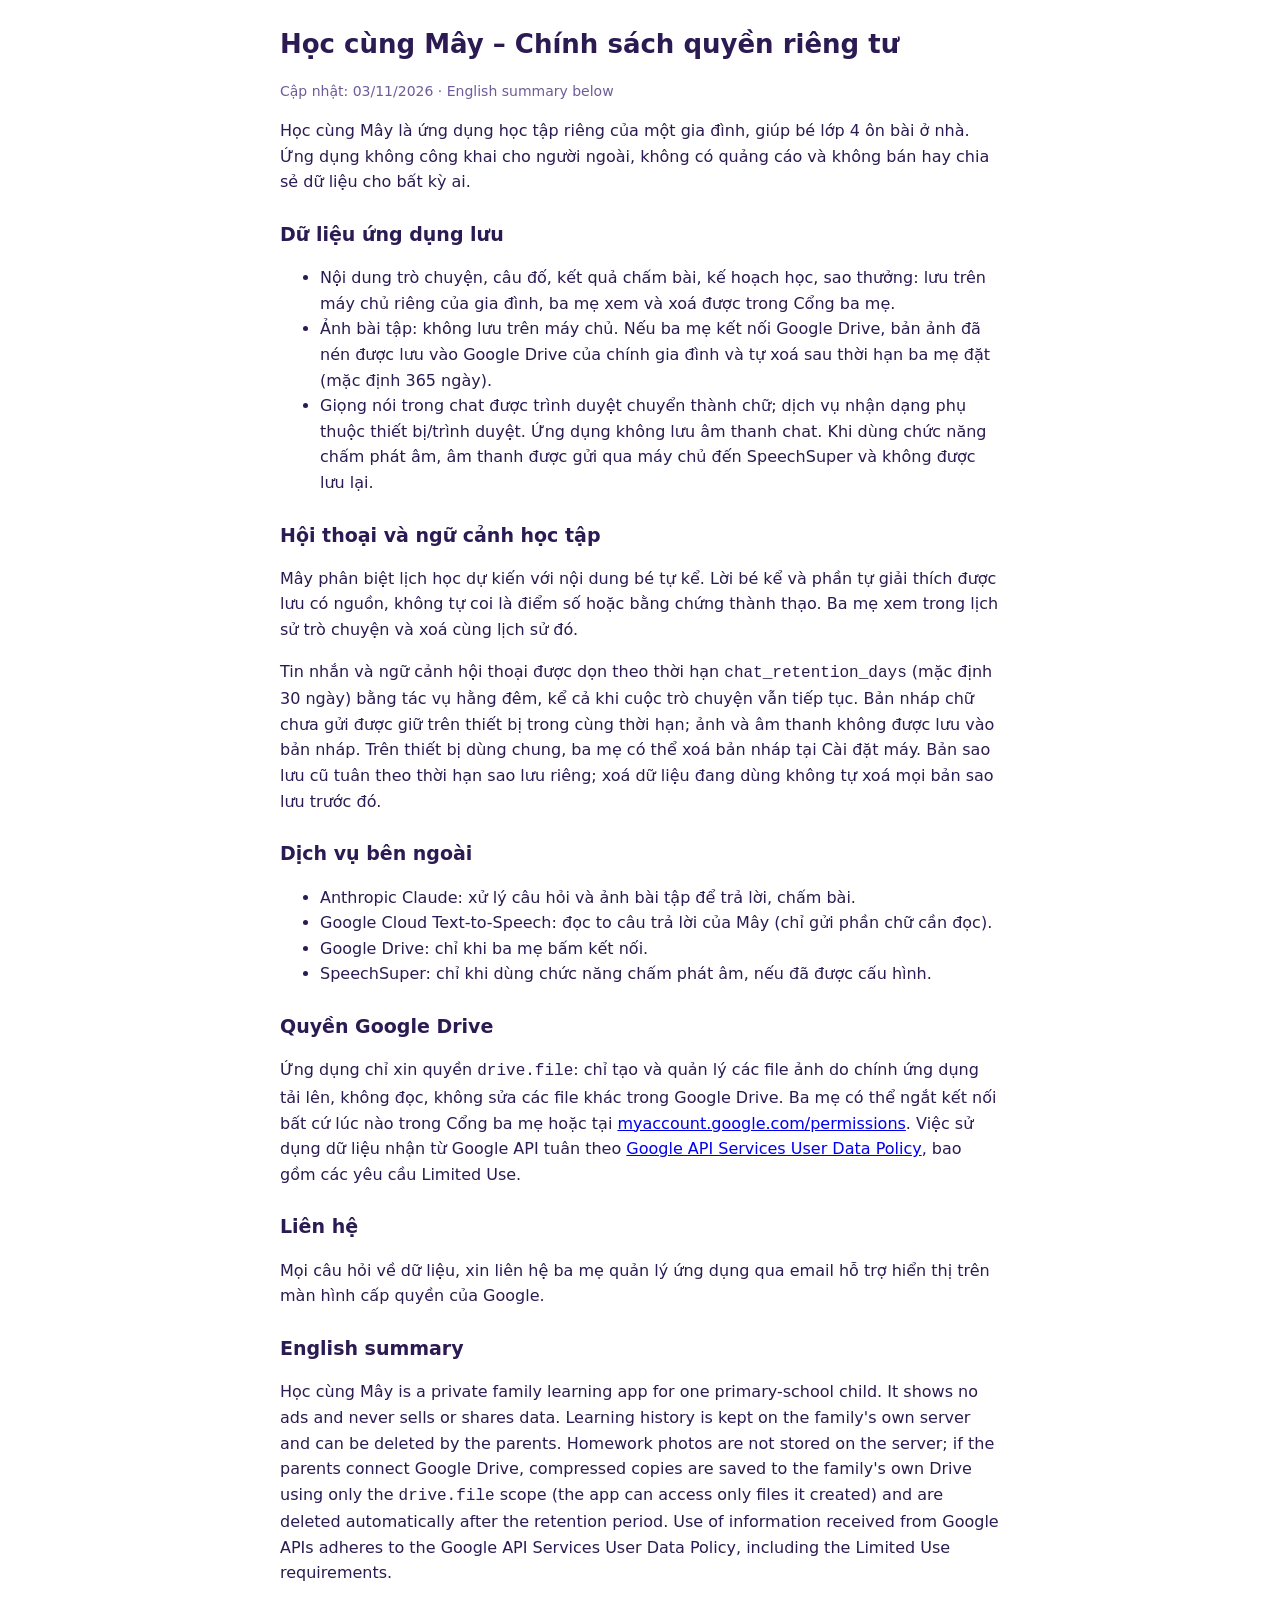
<file: public/privacy.html>
<!doctype html>
<html lang="vi">
<head>
<meta charset="utf-8">
<meta name="viewport" content="width=device-width, initial-scale=1">
<title>Học cùng Mây – Quyền riêng tư</title>
<style>
  body{font-family:system-ui,-apple-system,"Segoe UI",sans-serif;max-width:720px;margin:0 auto;padding:24px 16px;line-height:1.6;color:#2b1b52;background:#fff}
  h1{font-size:26px;margin:0 0 8px} h2{font-size:19px;margin:24px 0 6px} p,li{font-size:16px} .muted{color:#6e5c99;font-size:14px}
</style>
</head>
<body>
<h1>Học cùng Mây – Chính sách quyền riêng tư</h1>
<p class="muted">Cập nhật: 03/11/2026 · English summary below</p>

<p>Học cùng Mây là ứng dụng học tập riêng của một gia đình, giúp bé lớp 4 ôn bài ở nhà. Ứng dụng không công khai cho người ngoài,
không có quảng cáo và không bán hay chia sẻ dữ liệu cho bất kỳ ai.</p>

<h2>Dữ liệu ứng dụng lưu</h2>
<ul>
  <li>Nội dung trò chuyện, câu đố, kết quả chấm bài, kế hoạch học, sao thưởng: lưu trên máy chủ riêng của gia đình, ba mẹ xem và xoá được trong Cổng ba mẹ.</li>
  <li>Ảnh bài tập: không lưu trên máy chủ. Nếu ba mẹ kết nối Google Drive, bản ảnh đã nén được lưu vào Google Drive của chính gia đình và tự xoá sau thời hạn ba mẹ đặt (mặc định 365 ngày).</li>
  <li>Giọng nói trong chat được trình duyệt chuyển thành chữ; dịch vụ nhận dạng phụ thuộc thiết bị/trình duyệt. Ứng dụng không lưu âm thanh chat. Khi dùng chức năng chấm phát âm, âm thanh được gửi qua máy chủ đến SpeechSuper và không được lưu lại.</li>
</ul>

<h2>Hội thoại và ngữ cảnh học tập</h2>
<p>Mây phân biệt lịch học dự kiến với nội dung bé tự kể. Lời bé kể và phần tự giải thích được lưu có nguồn, không tự coi là điểm số hoặc bằng chứng thành thạo. Ba mẹ xem trong lịch sử trò chuyện và xoá cùng lịch sử đó.</p>
<p>Tin nhắn và ngữ cảnh hội thoại được dọn theo thời hạn <code>chat_retention_days</code> (mặc định 30 ngày) bằng tác vụ hằng đêm, kể cả khi cuộc trò chuyện vẫn tiếp tục. Bản nháp chữ chưa gửi được giữ trên thiết bị trong cùng thời hạn; ảnh và âm thanh không được lưu vào bản nháp. Trên thiết bị dùng chung, ba mẹ có thể xoá bản nháp tại Cài đặt máy. Bản sao lưu cũ tuân theo thời hạn sao lưu riêng; xoá dữ liệu đang dùng không tự xoá mọi bản sao lưu trước đó.</p>
<h2>Dịch vụ bên ngoài</h2>
<ul>
  <li>Anthropic Claude: xử lý câu hỏi và ảnh bài tập để trả lời, chấm bài.</li>
  <li>Google Cloud Text-to-Speech: đọc to câu trả lời của Mây (chỉ gửi phần chữ cần đọc).</li>
  <li>Google Drive: chỉ khi ba mẹ bấm kết nối.</li>
  <li>SpeechSuper: chỉ khi dùng chức năng chấm phát âm, nếu đã được cấu hình.</li>
</ul>

<h2>Quyền Google Drive</h2>
<p>Ứng dụng chỉ xin quyền <code>drive.file</code>: chỉ tạo và quản lý các file ảnh do chính ứng dụng tải lên, không đọc, không sửa
các file khác trong Google Drive. Ba mẹ có thể ngắt kết nối bất cứ lúc nào trong Cổng ba mẹ hoặc tại
<a href="https://myaccount.google.com/permissions">myaccount.google.com/permissions</a>.
Việc sử dụng dữ liệu nhận từ Google API tuân theo
<a href="https://developers.google.com/terms/api-services-user-data-policy">Google API Services User Data Policy</a>, bao gồm các yêu cầu Limited Use.</p>

<h2>Liên hệ</h2>
<p>Mọi câu hỏi về dữ liệu, xin liên hệ ba mẹ quản lý ứng dụng qua email hỗ trợ hiển thị trên màn hình cấp quyền của Google.</p>

<h2>English summary</h2>
<p>Học cùng Mây is a private family learning app for one primary-school child. It shows no ads and never sells or shares data.
Learning history is kept on the family's own server and can be deleted by the parents. Homework photos are not stored on the
server; if the parents connect Google Drive, compressed copies are saved to the family's own Drive using only the
<code>drive.file</code> scope (the app can access only files it created) and are deleted automatically after the retention period.
Use of information received from Google APIs adheres to the Google API Services User Data Policy, including the Limited Use requirements.</p>
</body>
</html>
</file>
